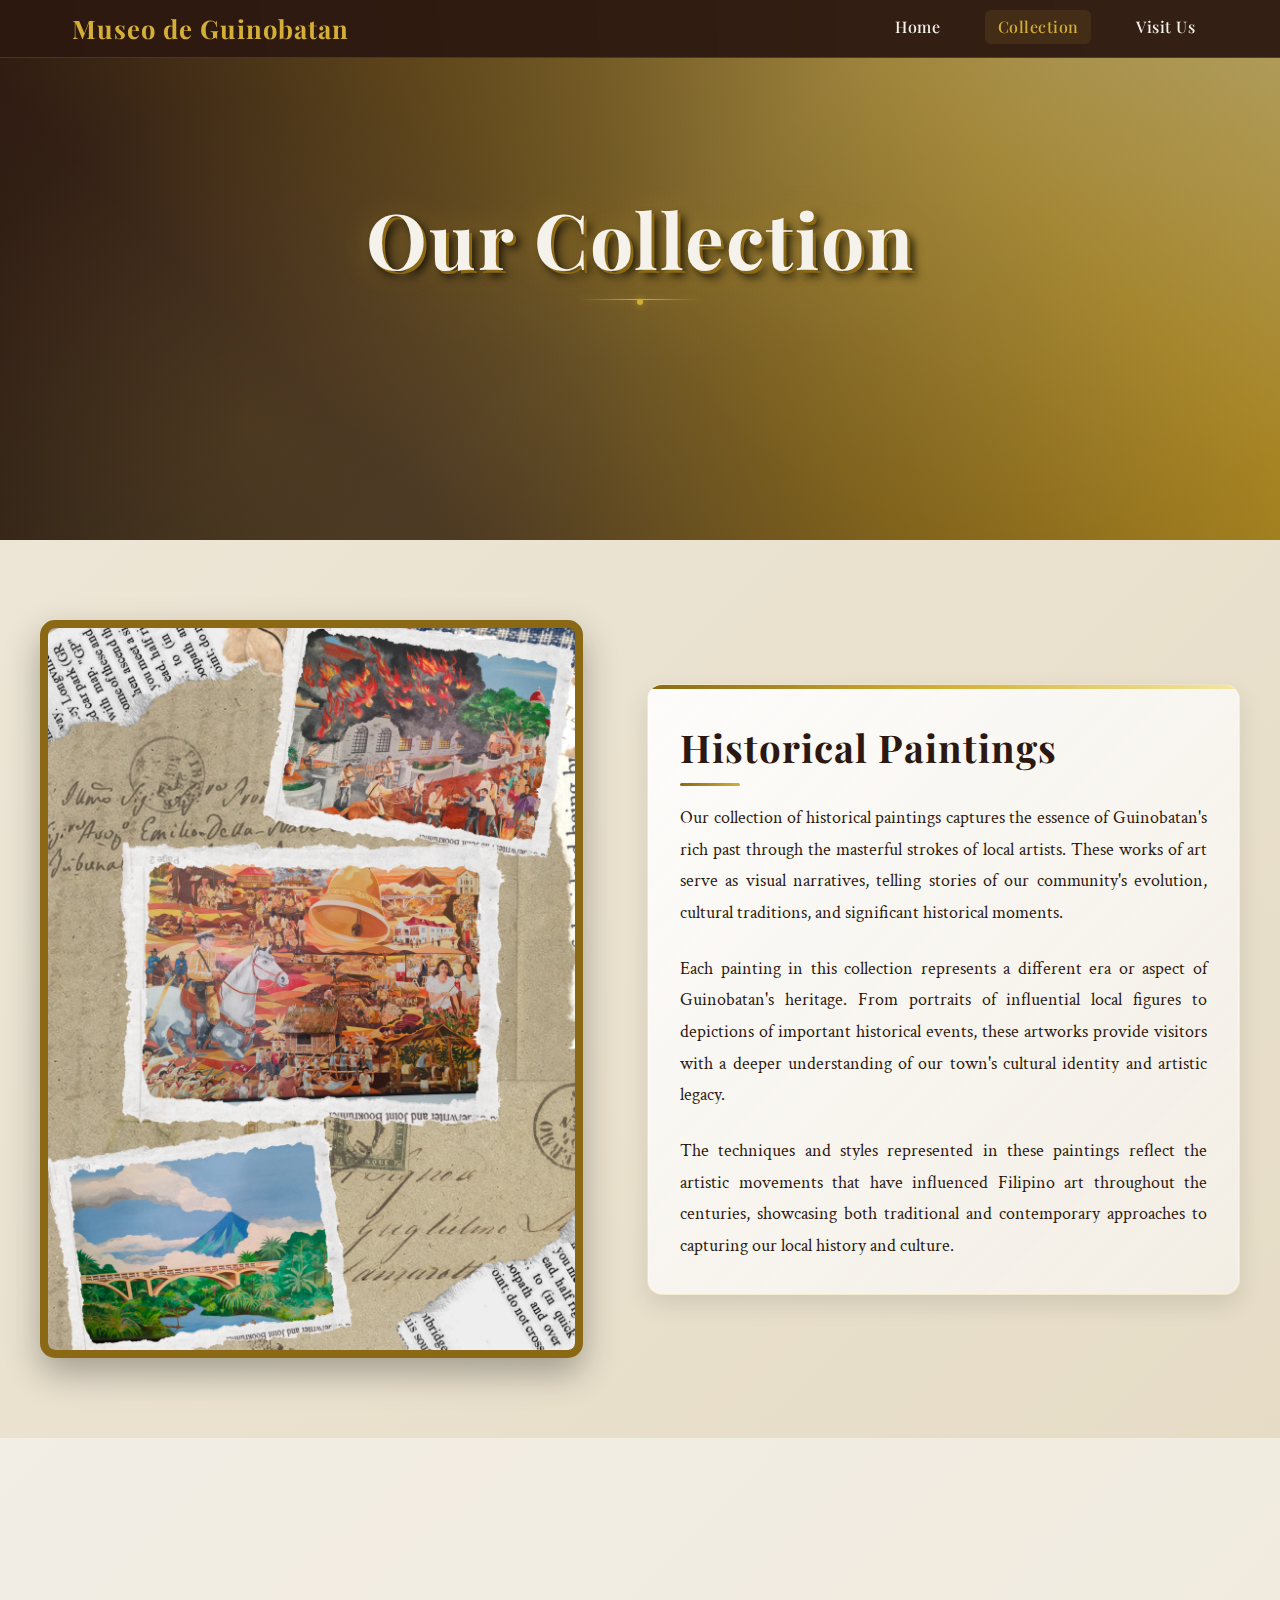
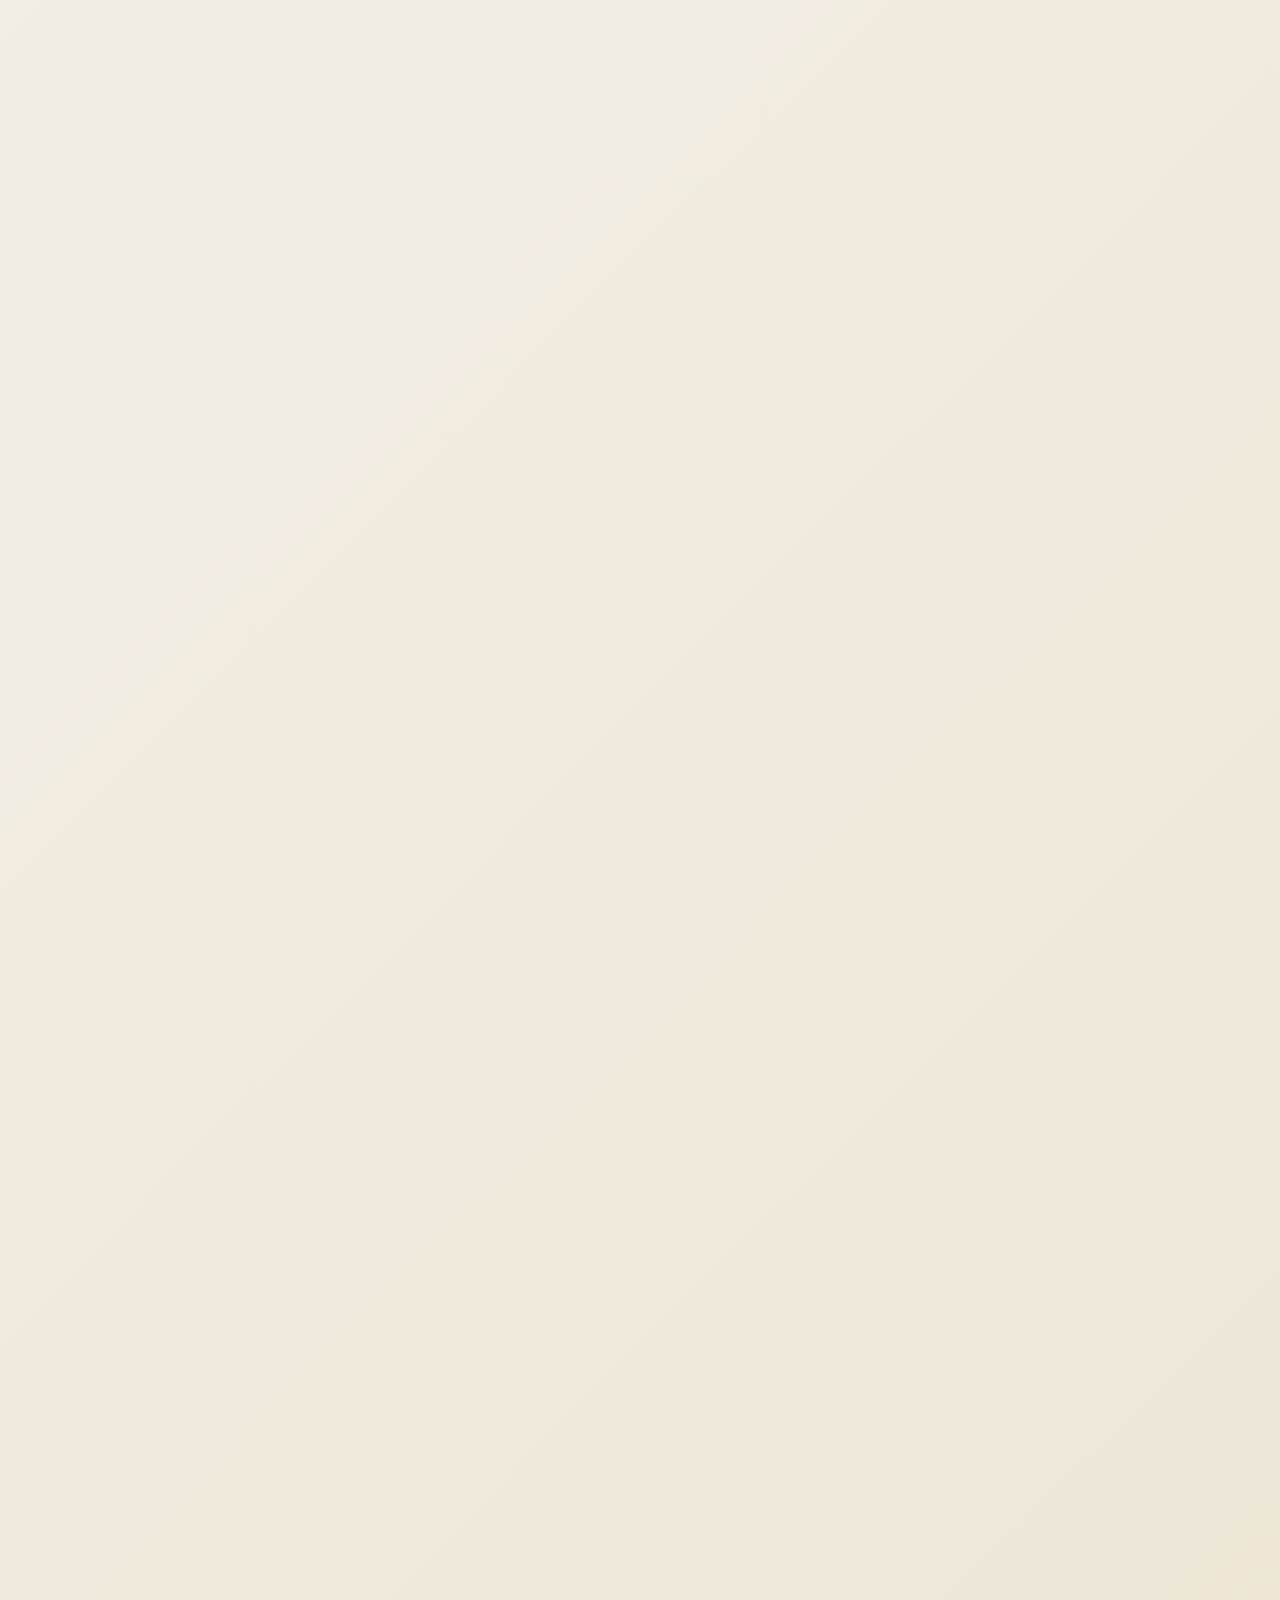
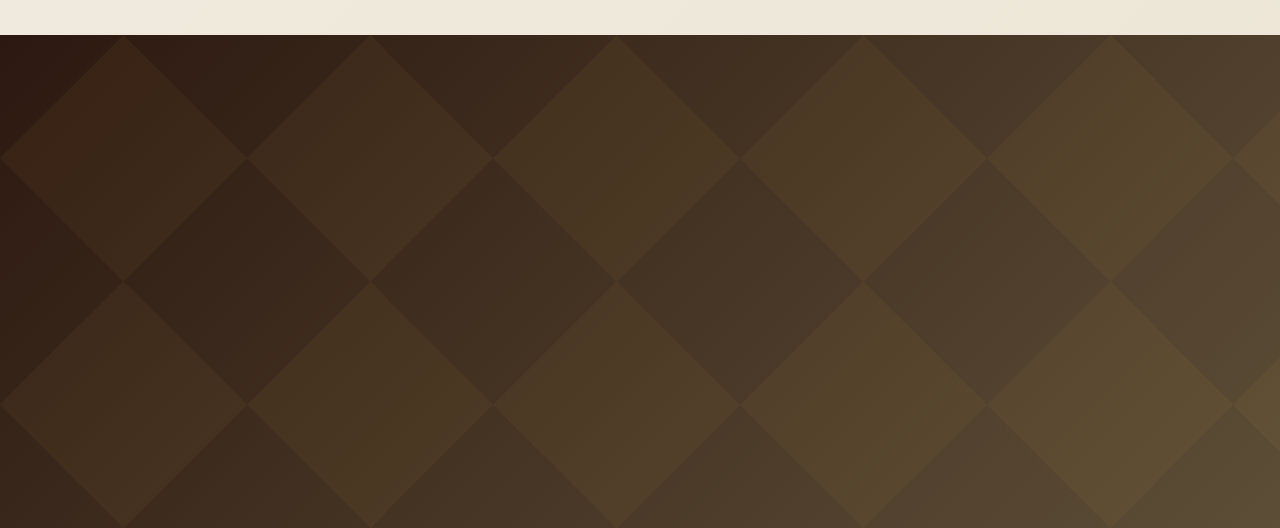
<file: collection.html>
<!DOCTYPE html>
<html lang="en">
<head>
    <meta charset="UTF-8">
    <meta name="viewport" content="width=device-width, initial-scale=1.0">
    <title>Collection - Museo de Guinobatan</title>
    
    <!-- Custom Favicon -->
    <link rel="icon" type="image/svg+xml" href="data:image/svg+xml,%3Csvg xmlns='http://www.w3.org/2000/svg' viewBox='0 0 32 32'%3E%3Cdefs%3E%3ClinearGradient id='columns' x1='0%25' y1='0%25' x2='0%25' y2='100%25'%3E%3Cstop offset='0%25' style='stop-color:%23f4e7a1;stop-opacity:1' /%3E%3Cstop offset='50%25' style='stop-color:%23d4af37;stop-opacity:1' /%3E%3Cstop offset='100%25' style='stop-color:%238b6914;stop-opacity:1' /%3E%3C/linearGradient%3E%3ClinearGradient id='pediment' x1='0%25' y1='0%25' x2='100%25' y2='100%25'%3E%3Cstop offset='0%25' style='stop-color:%23d4af37;stop-opacity:1' /%3E%3Cstop offset='100%25' style='stop-color:%236b4e08;stop-opacity:1' /%3E%3C/linearGradient%3E%3C/defs%3E%3C!-- Classical Pediment --%3E%3Cpath d='M16 3 L28 12 L4 12 Z' fill='url(%23pediment)' stroke='%232c1810' stroke-width='0.5'/%3E%3C!-- Pediment Shadow --%3E%3Cpath d='M16 3 L28 12 L25 12 L16 5.5 Z' fill='%234a3508' opacity='0.4'/%3E%3C!-- Central Column --%3E%3Crect x='14.5' y='12' width='3' height='14' fill='url(%23columns)' rx='0.3'/%3E%3C!-- Left Columns --%3E%3Crect x='8' y='12' width='2.5' height='14' fill='url(%23columns)' rx='0.3'/%3E%3Crect x='11.5' y='12' width='2.5' height='14' fill='url(%23columns)' rx='0.3'/%3E%3C!-- Right Columns --%3E%3Crect x='18' y='12' width='2.5' height='14' fill='url(%23columns)' rx='0.3'/%3E%3Crect x='21.5' y='12' width='2.5' height='14' fill='url(%23columns)' rx='0.3'/%3E%3C!-- Column Capitals --%3E%3Crect x='7.5' y='11.5' width='3.5' height='1.5' fill='%23f4e7a1' rx='0.2'/%3E%3Crect x='11' y='11.5' width='3.5' height='1.5' fill='%23f4e7a1' rx='0.2'/%3E%3Crect x='14' y='11.5' width='4' height='1.5' fill='%23f4e7a1' rx='0.2'/%3E%3Crect x='17.5' y='11.5' width='3.5' height='1.5' fill='%23f4e7a1' rx='0.2'/%3E%3Crect x='21' y='11.5' width='3.5' height='1.5' fill='%23f4e7a1' rx='0.2'/%3E%3C!-- Stylobate Base --%3E%3Crect x='6' y='26' width='20' height='3' fill='%23d4af37' rx='0.5'/%3E%3Crect x='5' y='28' width='22' height='1.5' fill='%236b4e08' rx='0.3'/%3E%3C!-- Museum Text Hint --%3E%3Ctext x='16' y='8' text-anchor='middle' font-family='serif' font-size='3' fill='%232c1810' font-weight='bold'%3EM%3C/text%3E%3C!-- Column Shadows for Depth --%3E%3Crect x='17.5' y='12' width='0.8' height='14' fill='%236b4e08' opacity='0.3'/%3E%3Crect x='11' y='12' width='0.8' height='14' fill='%236b4e08' opacity='0.3'/%3E%3Crect x='14.3' y='12' width='0.8' height='14' fill='%236b4e08' opacity='0.3'/%3E%3Crect x='21' y='12' width='0.8' height='14' fill='%236b4e08' opacity='0.3'/%3E%3Crect x='7.8' y='12' width='0.8' height='14' fill='%236b4e08' opacity='0.3'/%3E%3C/svg%3E">
    
    <!-- Fallback for older browsers -->
    <link rel="shortcut icon" href="[data-uri]">
    
    <link href="https://fonts.googleapis.com/css2?family=Crimson+Text:ital,wght@0,400;0,600;1,400&family=Playfair+Display:wght@400;600;700&display=swap" rel="stylesheet">
    <link href="index.css" rel="stylesheet">
    
    <style>
        /* Collection-specific styles */
        .collection-hero {
            height: 60vh; /* Reduced from 75vh to 50vh */
            background: 
                linear-gradient(135deg, rgba(44, 24, 16, 0.7) 0%, rgba(93, 78, 55, 0.5) 50%, rgba(139, 105, 20, 0.6) 100%),
                linear-gradient(45deg, #1a0f08 0%, #2c1810 25%, #8b6914 50%, #d4af37 75%, #f4e7a1 100%);
            background-size: cover;
            display: flex;
            align-items: center;
            justify-content: center;
            text-align: center;
            position: relative;
            overflow: hidden;
        }

        .collection-hero::before {
            content: '';
            position: absolute;
            top: 0;
            left: 0;
            right: 0;
            bottom: 0;
            background: 
                radial-gradient(circle at 20% 80%, rgba(212, 175, 55, 0.1) 0%, transparent 30%),
                radial-gradient(circle at 80% 20%, rgba(244, 231, 161, 0.08) 0%, transparent 40%);
            animation: subtleFloat 15s ease-in-out infinite;
        }

        .collection-hero::after {
            content: '';
            position: absolute;
            top: -25%;
            left: -25%;
            width: 150%;
            height: 150%;
            background: 
                conic-gradient(from 0deg at 50% 50%, 
                    transparent 0deg, 
                    rgba(212, 175, 55, 0.02) 60deg, 
                    transparent 120deg, 
                    rgba(244, 231, 161, 0.015) 180deg, 
                    transparent 240deg, 
                    rgba(139, 105, 20, 0.025) 300deg, 
                    transparent 360deg);
            animation: slowRotate 120s linear infinite;
            pointer-events: none;
        }

        /* Fix for hero content to match main page styling */

        /* Apply the same hero h1 styling from index.css */
        .collection-hero h1 {
            font-family: 'Playfair Display', serif;
            font-size: clamp(2.8rem, 6vw, 5rem);
            font-weight: 700;
            color: #f5f1eb;
            text-shadow: 
                3px 3px 0px #8b6914,
                6px 6px 10px rgba(0,0,0,0.8),
                0 0 30px rgba(212, 175, 55, 0.3);
            letter-spacing: 2px;
            margin-bottom: 1.5rem;
            line-height: 1.1;
            position: relative;
            display: inline-block;
        }

        .collection-hero h1::after {
            content: '';
            position: absolute;
            bottom: -20px;
            left: 50%;
            transform: translateX(-50%);
            width: 120px;
            height: 1px;
            background: linear-gradient(90deg, transparent, #d4af37, transparent);
            box-shadow: 0 0 8px rgba(212, 175, 55, 0.4);
        }

        .collection-hero h1::before {
            content: '';
            position: absolute;
            bottom: -25px;
            left: 50%;
            transform: translateX(-50%);
            width: 6px;
            height: 6px;
            background: #d4af37;
            border-radius: 50%;
            box-shadow: 
                0 0 6px rgba(212, 175, 55, 0.6),
                0 0 12px rgba(212, 175, 55, 0.3);
        }

        /* Apply the same hero subtitle styling from index.css */
        .collection-hero .hero-subtitle {
            font-size: clamp(1.2rem, 3vw, 1.8rem);
            color: #f4e7a1;
            font-style: italic;
            text-shadow: 2px 2px 4px rgba(0,0,0,0.7);
            font-weight: 400;
            max-width: 800px;
            margin: 0 auto;
            line-height: 1.4;
            opacity: 0;
            animation: slideUp 1.2s ease-out 0.3s forwards;
        }

        .collection-section {
            padding: 5rem 2rem;
            background: linear-gradient(135deg, #f9f6f0 0%, #f0ebe1 100%);
            position: relative;
        }

        .collection-section:nth-child(odd) {
            background: linear-gradient(135deg, #ede6d6 0%, #e6dcc6 100%);
        }

        .collection-container {
            max-width: 1200px;
            margin: 0 auto;
            display: flex;
            gap: 4rem;
            align-items: center;
            min-height: 600px;
        }

        .collection-image-wrapper {
            flex: 1;
            max-width: 600px;
            position: relative;
            border: 8px solid #8b6914;
            border-radius: 15px;
            overflow: hidden;
            box-shadow: 
                0 15px 35px rgba(0,0,0,0.3),
                inset 0 2px 4px rgba(255,255,255,0.1);
            background: #2c1810;
            transition: transform 0.3s ease, box-shadow 0.3s ease;
        }

        .collection-image-wrapper:hover {
            transform: translateY(-5px) scale(1.02);
            box-shadow: 
                0 25px 50px rgba(0,0,0,0.4),
                inset 0 2px 4px rgba(255,255,255,0.1);
        }

        .collection-image-wrapper img {
            width: 100%;
            height: auto;
            display: block;
            object-fit: contain;
            transition: transform 0.3s ease;
        }

        .collection-content {
            flex: 1;
            padding: 2rem;
            background: linear-gradient(135deg, rgba(255, 255, 255, 0.9) 0%, rgba(245, 241, 235, 0.8) 100%);
            border-radius: 15px;
            box-shadow: 
                0 10px 25px rgba(0,0,0,0.1),
                inset 0 1px 3px rgba(255,255,255,0.6);
            border: 1px solid rgba(212, 175, 55, 0.2);
            position: relative;
            overflow: hidden;
        }

        .collection-content::before {
            content: '';
            position: absolute;
            top: 0;
            left: 0;
            right: 0;
            height: 4px;
            background: linear-gradient(90deg, #8b6914, #d4af37, #f4e7a1, #d4af37, #8b6914);
            background-size: 200% 100%;
            animation: shimmer 3s ease infinite;
        }

        .collection-title {
            font-family: 'Playfair Display', serif;
            font-size: clamp(1.8rem, 3vw, 2.5rem);
            color: #2c1810;
            margin-bottom: 1.5rem;
            font-weight: 700;
            letter-spacing: 1px;
            position: relative;
            display: inline-block;
        }

        .collection-title::after {
            content: '';
            position: absolute;
            bottom: -8px;
            left: 0;
            width: 60px;
            height: 3px;
            background: linear-gradient(90deg, #8b6914, #d4af37);
            border-radius: 2px;
        }

        .collection-description {
            color: #2c1810;
            font-size: 1.1rem;
            line-height: 1.8;
            font-family: 'Crimson Text', serif;
            text-align: justify;
        }

        .collection-description p {
            margin-bottom: 1.5rem;
        }

        .collection-description p:last-child {
            margin-bottom: 0;
        }

        /* Reverse layout for even sections */
        .collection-section:nth-child(even) .collection-container {
            flex-direction: row-reverse;
        }

        .visit-encouragement {
            padding: 5rem 2rem;
            background: linear-gradient(135deg, #2c1810 0%, #5d4e37 100%);
            text-align: center;
            position: relative;
            overflow: hidden;
        }

        .visit-encouragement::before {
            content: '';
            position: absolute;
            top: 0;
            left: 0;
            right: 0;
            bottom: 0;
            background: url('data:image/svg+xml,<svg xmlns="http://www.w3.org/2000/svg" viewBox="0 0 100 100"><defs><pattern id="vintage" width="50" height="50" patternUnits="userSpaceOnUse"><path d="M25 0L50 25L25 50L0 25Z" fill="%23d4af37" opacity="0.05"/></pattern></defs><rect width="100" height="100" fill="url(%23vintage)"/></svg>');
        }

        .visit-content {
            position: relative;
            z-index: 2;
            max-width: 900px;
            margin: 0 auto;
        }

        .visit-title {
            font-family: 'Playfair Display', serif;
            font-size: clamp(2.2rem, 4vw, 3.5rem);
            color: #f5f1eb;
            margin-bottom: 2rem;
            font-style: italic;
            text-shadow: 2px 2px 4px rgba(0,0,0,0.5);
        }

        .visit-text {
            color: #f4e7a1;
            font-size: 1.3rem;
            line-height: 1.6;
            margin-bottom: 3rem;
            font-family: 'Crimson Text', serif;
        }

        .visit-button {
            display: inline-block;
            padding: 1.2rem 3rem;
            background: linear-gradient(135deg, #d4af37 0%, #f4e7a1 100%);
            color: #2c1810;
            text-decoration: none;
            font-family: 'Playfair Display', serif;
            font-size: 1.3rem;
            font-weight: 600;
            border-radius: 50px;
            transition: all 0.3s ease;
            box-shadow: 0 8px 25px rgba(212, 175, 55, 0.3);
            letter-spacing: 1px;
        }

        .visit-button:hover {
            transform: translateY(-3px);
            box-shadow: 0 12px 35px rgba(212, 175, 55, 0.4);
        }

        /* Mobile Responsiveness */
        @media (max-width: 768px) {
            .collection-hero {
                height: 45vh; /* Reduced from 75vh to 45vh for mobile */
            }

            .collection-hero h1 {
                font-size: clamp(2.5rem, 8vw, 4rem);
                letter-spacing: 2px;
            }

            .collection-hero .hero-subtitle {
                font-size: clamp(1rem, 4vw, 1.4rem);
            }

            .collection-container {
                flex-direction: column !important;
                gap: 2rem;
                min-height: auto;
            }

            .collection-section:nth-child(even) .collection-container {
                flex-direction: column !important;
            }

            .collection-image-wrapper {
                max-width: 100%;
            }

            .collection-content {
                padding: 1.5rem;
            }

            .collection-section {
                padding: 3rem 1rem;
            }

            .visit-encouragement {
                padding: 3rem 1rem;
            }

            .visit-title {
                font-size: clamp(1.8rem, 6vw, 2.5rem);
            }

            .visit-text {
                font-size: 1.1rem;
            }
        }

        @media (max-width: 480px) {
            .collection-hero h1 {
                font-size: clamp(2rem, 9vw, 3rem);
            }

            .collection-hero .hero-subtitle {
                font-size: clamp(0.9rem, 4vw, 1.2rem);
            }

            .collection-section {
                padding: 2rem 1rem;
            }

            .collection-container {
                gap: 1.5rem;
            }

            .collection-content {
                padding: 1rem;
            }

            .collection-title {
                font-size: clamp(1.5rem, 5vw, 2rem);
            }

            .collection-description {
                font-size: 1rem;
            }
        }
    </style>
</head>
<body>
    <!-- Navigation -->
    <nav>
        <div class="nav-container">
            <a href="index.html" class="logo">Museo de Guinobatan</a>
            <ul class="nav-links">
                <li><a href="index.html" class="nav-link">Home</a></li>
                <li><a href="collection.html" class="nav-link active">Collection</a></li>
                <li><a href="visit.html" class="nav-link">Visit Us</a></li>
            </ul>
        </div>
    </nav>

    <!-- Hero Section -->
    <section class="collection-hero">
        <div class="hero-content">
            <h1>Our Collection</h1>
            <p class="hero-subtitle">Discover our rich treasures and stories!</p>
        </div>
    </section>

    <!-- Paintings Section -->
    <section class="collection-section fade-in">
        <div class="collection-container">
            <div class="collection-image-wrapper">
                <img src="images/collage1.png" alt="Historical Paintings Collection" loading="lazy">
            </div>
            <div class="collection-content">
                <h2 class="collection-title">Historical Paintings</h2>
                <div class="collection-description">
                    <p>Our collection of historical paintings captures the essence of Guinobatan's rich past through the masterful strokes of local artists. These works of art serve as visual narratives, telling stories of our community's evolution, cultural traditions, and significant historical moments.</p>
                    
                    <p>Each painting in this collection represents a different era or aspect of Guinobatan's heritage. From portraits of influential local figures to depictions of important historical events, these artworks provide visitors with a deeper understanding of our town's cultural identity and artistic legacy.</p>
                    
                    <p>The techniques and styles represented in these paintings reflect the artistic movements that have influenced Filipino art throughout the centuries, showcasing both traditional and contemporary approaches to capturing our local history and culture.</p>
                </div>
            </div>
        </div>
    </section>

    <!-- Artifacts Section -->
    <section class="collection-section fade-in">
        <div class="collection-container">
            <div class="collection-image-wrapper">
                <img src="images/collage2.png" alt="Historical Artifacts Collection" loading="lazy">
            </div>
            <div class="collection-content">
                <h2 class="collection-title">Cultural Artifacts</h2>
                <div class="collection-description">
                    <p>The artifact collection at Museo de Guinobatan represents the tangible heritage of our community, featuring objects that were once part of daily life, religious practices, and cultural ceremonies. These precious items have been carefully preserved to maintain their historical integrity and educational value.</p>
                    
                    <p>Among our most prized artifacts are traditional tools, household items, weapons for battle, and personal belongings that belonged to notable figures in Guinobatan's history. Each piece tells a unique story about the people who used them and the times in which they lived, offering visitors a hands-on connection to the past.</p>
                    
                    <p>These artifacts serve as important educational resources, helping visitors understand the evolution of technology, craftsmanship, and cultural practices in our region. They represent the ingenuity and artistry of our ancestors and their adaptation to the unique challenges and opportunities of their time.</p>
                </div>
            </div>
        </div>
    </section>

    <!-- Documents & Scriptures Section -->
    <section class="collection-section fade-in">
        <div class="collection-container">
            <div class="collection-image-wrapper">
                <img src="images/collage3.png" alt="Historical Documents and Scriptures Collection" loading="lazy">
            </div>
            <div class="collection-content">
                <h2 class="collection-title">Historical Documents</h2>
                <div class="collection-description">
                    <p>Our archive of historical documents and scriptures forms the documentary backbone of Guinobatan's recorded history. These precious papers include official records, personal letters, and governmental documents that chronicle the administrative, social, and spiritual life of our community throughout the centuries.</p>
                    
                    <p>The collection features original manuscripts, colonial-era correspondence, and various official documents that provide insight into the political and social structures that shaped our town. Many of these documents are written in English, Tagalog, and Bikol, reflecting the linguistic diversity of our historical period.</p>
                    
                    <p>These documents serve as primary sources for researchers and historians studying the development of Guinobatan and the broader Bicol region. They offer authentic voices from the past, providing first-hand accounts of historical events, cultural practices, and daily life as experienced by the people who lived through these transformative periods.</p>
                </div>
            </div>
        </div>
    </section>

    <!-- Visit Encouragement Section -->
    <section class="visit-encouragement">
        <div class="visit-content">
            <h2 class="visit-title fade-in">Experience the Complete Collection</h2>
            <p class="visit-text fade-in">While these glimpses showcase the depth and beauty of our collection, nothing compares to experiencing these treasures in person. Each artifact, painting, and document reveals new details and stories when viewed up close, surrounded by the atmosphere and context that only our museum can provide.</p>
            <a href="visit.html" class="visit-button fade-in">Plan Your Visit</a>
        </div>
    </section>

    <script>
        // Smooth scrolling for navigation links
        document.querySelectorAll('a[href^="#"]').forEach(anchor => {
            anchor.addEventListener('click', function (e) {
                e.preventDefault();
                const target = document.querySelector(this.getAttribute('href'));
                if (target) {
                    target.scrollIntoView({
                        behavior: 'smooth',
                        block: 'start'
                    });
                }
            });
        });

        // Intersection Observer for animations
        const observerOptions = {
            threshold: 0.1,
            rootMargin: '0px 0px -50px 0px'
        };

        const observer = new IntersectionObserver((entries) => {
            entries.forEach(entry => {
                if (entry.isIntersecting) {
                    entry.target.classList.add('visible');
                }
            });
        }, observerOptions);

        // Observe all fade-in elements
        document.querySelectorAll('.fade-in').forEach(el => {
            observer.observe(el);
        });

        // Navbar scroll effect
        window.addEventListener('scroll', () => {
            const nav = document.querySelector('nav');
            if (window.scrollY > 100) {
                nav.style.background = 'rgba(44, 24, 16, 0.98)';
                nav.style.boxShadow = '0 2px 20px rgba(0,0,0,0.3)';
            } else {
                nav.style.background = 'rgba(44, 24, 16, 0.95)';
                nav.style.boxShadow = 'none';
            }
        });

        // Parallax effect for hero section
        window.addEventListener('scroll', () => {
            const scrolled = window.pageYOffset;
            const hero = document.querySelector('.collection-hero');
            if (hero) {
                hero.style.transform = `translateY(${scrolled * 0.5}px)`;
            }
        });

        // Add error handling for images
        document.addEventListener('DOMContentLoaded', () => {
            const images = document.querySelectorAll('img');
            images.forEach(img => {
                img.addEventListener('error', (e) => {
                    console.log(`Failed to load image: ${e.target.src}`);
                    // Optionally set a fallback image
                    // e.target.src = 'images/fallback-image.jpg';
                });
            });
        });
    </script>
</body>
</html>
</file>
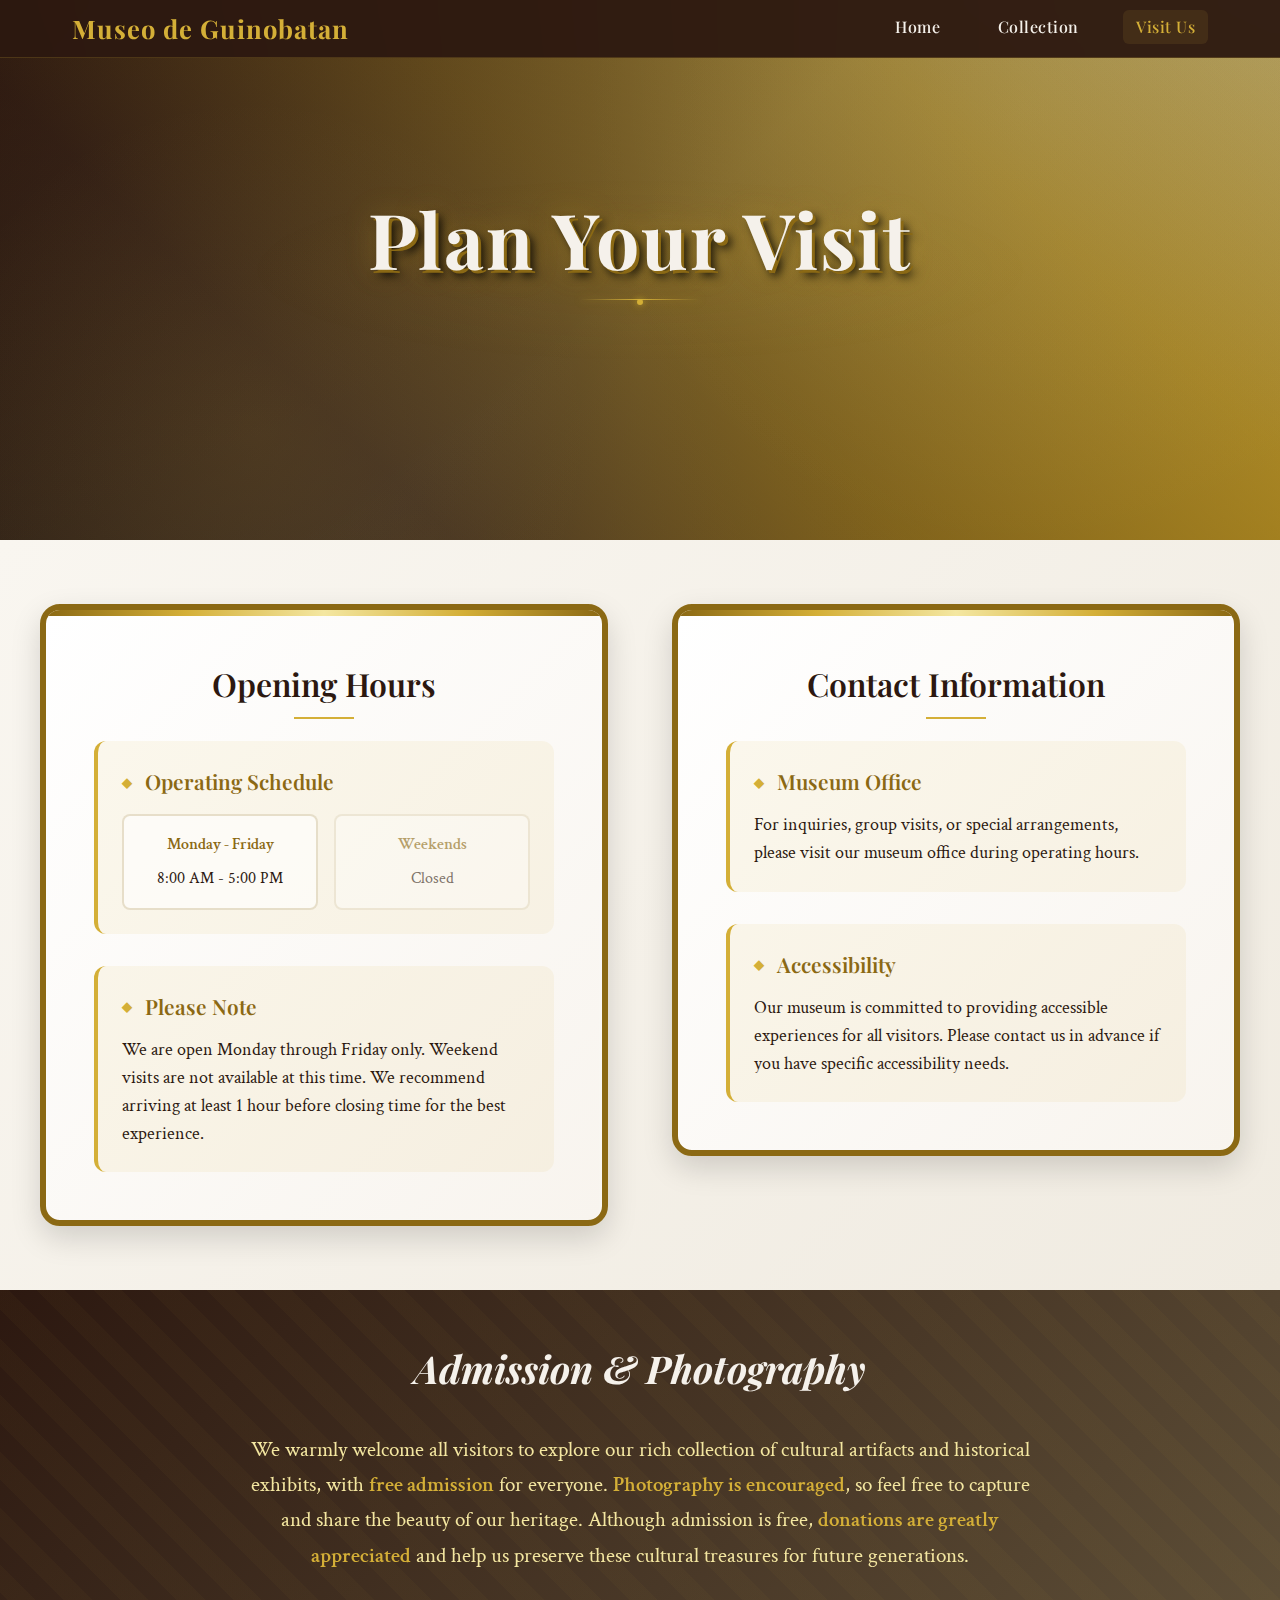
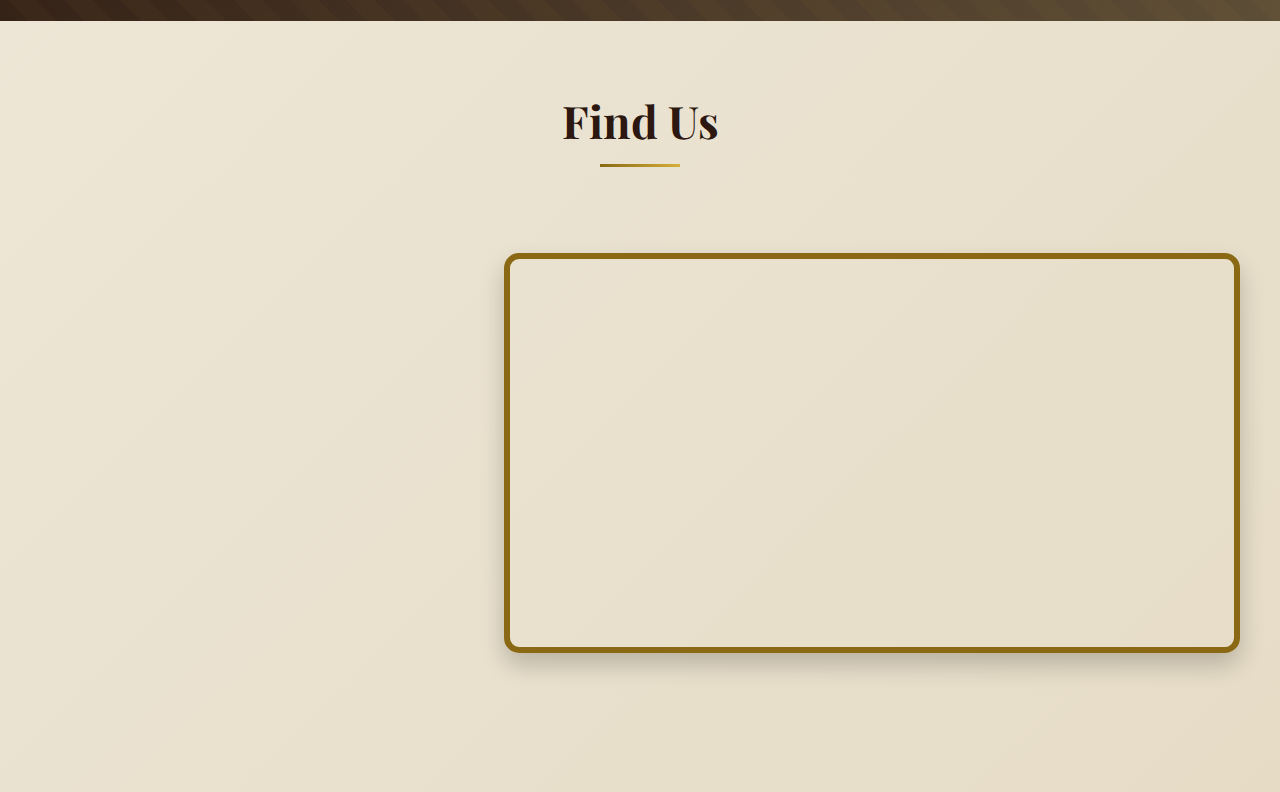
<file: visit.html>
<!DOCTYPE html>
<html lang="en">
<head>
    <meta charset="UTF-8">
    <meta name="viewport" content="width=device-width, initial-scale=1.0">
    <title>Visit Us - Museo de Guinobatan</title>
    <link rel="stylesheet" href="index.css">
    <link href="https://fonts.googleapis.com/css2?family=Playfair+Display:wght@400;600;700&family=Crimson+Text:wght@400;600&display=swap" rel="stylesheet">
    <style>
        .visit-content {
            padding: 4rem 2rem;
            background: linear-gradient(135deg, #f9f6f0 0%, #f0ebe1 100%);
        }

        .visit-container {
            max-width: 1200px;
            margin: 0 auto;
            display: grid;
            grid-template-columns: 1fr 1fr;
            gap: 4rem;
            align-items: start;
        }

        .info-card {
            background: linear-gradient(135deg, #ffffff 0%, #f8f4ee 100%);
            border: 6px solid #8b6914;
            border-radius: 20px;
            padding: 3rem;
            box-shadow: 
                0 12px 30px rgba(0,0,0,0.15),
                inset 0 2px 4px rgba(255,255,255,0.8);
            position: relative;
            overflow: hidden;
            transition: transform 0.3s ease, box-shadow 0.3s ease;
        }

        .info-card:hover {
            transform: translateY(-5px);
            box-shadow: 0 20px 40px rgba(0,0,0,0.2);
        }

        .info-card::before {
            content: '';
            position: absolute;
            top: 0;
            left: 0;
            right: 0;
            height: 6px;
            background: linear-gradient(90deg, #8b6914, #d4af37, #f4e7a1, #d4af37, #8b6914);
        }

        .card-title {
            font-family: 'Playfair Display', serif;
            font-size: 2rem;
            color: #2c1810;
            margin-bottom: 2rem;
            text-align: center;
            position: relative;
            font-weight: 600;
        }

        .card-title::after {
            content: '';
            position: absolute;
            bottom: -10px;
            left: 50%;
            transform: translateX(-50%);
            width: 60px;
            height: 2px;
            background: #d4af37;
        }

        .info-item {
            margin-bottom: 2rem;
            padding: 1.5rem;
            background: rgba(212, 175, 55, 0.08);
            border-radius: 12px;
            border-left: 4px solid #d4af37;
        }

        .info-item:last-child {
            margin-bottom: 0;
        }

        .info-label {
            font-family: 'Playfair Display', serif;
            font-size: 1.3rem;
            font-weight: 600;
            color: #8b6914;
            margin-bottom: 0.8rem;
            display: flex;
            align-items: center;
            gap: 0.8rem;
        }

        .info-label::before {
            content: '◆';
            color: #d4af37;
            font-size: 0.8rem;
        }

        .info-text {
            font-family: 'Crimson Text', serif;
            font-size: 1.1rem;
            color: #2c1810;
            line-height: 1.6;
            margin: 0;
        }

        .hours-grid {
            display: grid;
            grid-template-columns: 1fr 1fr;
            gap: 1rem;
            margin-top: 1rem;
        }

        .hours-item {
            padding: 1rem;
            background: rgba(255,255,255,0.6);
            border-radius: 8px;
            text-align: center;
            border: 2px solid rgba(139, 105, 20, 0.2);
        }

        .hours-day {
            font-weight: 600;
            color: #8b6914;
            margin-bottom: 0.5rem;
        }

        .hours-time {
            color: #2c1810;
        }

        .closed {
            opacity: 0.6;
        }

        /* Location Section Styles */
        .location-section {
            background: linear-gradient(135deg, #ede6d6 0%, #e6dcc6 100%);
            padding: 4rem 2rem;
        }

        .location-container {
            max-width: 1200px;
            margin: 0 auto;
        }

        .location-title {
            font-family: 'Playfair Display', serif;
            font-size: clamp(2rem, 4vw, 2.8rem);
            color: #2c1810;
            margin-bottom: 3rem;
            text-align: center;
            position: relative;
        }

        .location-title::after {
            content: '';
            position: absolute;
            bottom: -10px;
            left: 50%;
            transform: translateX(-50%);
            width: 80px;
            height: 3px;
            background: linear-gradient(90deg, #8b6914, #d4af37);
        }

        .location-content {
            display: grid;
            grid-template-columns: 400px 1fr;
            gap: 4rem;
            align-items: start;
        }

        .address-card {
            background: linear-gradient(135deg, #ffffff 0%, #f8f4ee 100%);
            border: 6px solid #8b6914;
            border-radius: 20px;
            padding: 3rem;
            box-shadow: 
                0 12px 30px rgba(0,0,0,0.15),
                inset 0 2px 4px rgba(255,255,255,0.8);
            position: relative;
            overflow: hidden;
        }

        .address-card::before {
            content: '';
            position: absolute;
            top: 0;
            left: 0;
            right: 0;
            height: 6px;
            background: linear-gradient(90deg, #8b6914, #d4af37, #f4e7a1, #d4af37, #8b6914);
        }

        .address-title {
            font-family: 'Playfair Display', serif;
            font-size: 1.8rem;
            color: #2c1810;
            margin-bottom: 2.5rem;
            font-weight: 600;
            text-align: center;
        }

        .address-details {
            margin-bottom: 2.5rem;
        }

        .address-item {
            display: flex;
            align-items: flex-start;
            padding: 2rem;
            background: rgba(212, 175, 55, 0.08);
            border-radius: 15px;
            border-left: 4px solid #d4af37;
        }

        .address-icon {
            color: #8b6914;
            font-size: 1.5rem;
            margin-right: 1.5rem;
            margin-top: 0.2rem;
            min-width: 24px;
        }

        .address-content {
            flex: 1;
        }

        .address-label {
            font-family: 'Playfair Display', serif;
            font-size: 1.3rem;
            font-weight: 600;
            color: #8b6914;
            margin-bottom: 0.8rem;
        }

        .address-text {
            font-family: 'Crimson Text', serif;
            font-size: 1.1rem;
            color: #2c1810;
            line-height: 1.6;
            margin: 0;
        }

        .map-wrapper {
            border: 6px solid #8b6914;
            border-radius: 15px;
            overflow: hidden;
            box-shadow: 0 12px 25px rgba(0,0,0,0.2);
            height: 400px;
            position: sticky;
            top: 2rem;
        }

        .map-wrapper iframe {
            width: 100%;
            height: 100%;
            border: none;
        }

        .directions-btn {
            display: inline-block;
            background: linear-gradient(135deg, #8b6914 0%, #d4af37 100%);
            color: white;
            text-decoration: none;
            padding: 1.2rem 2.5rem;
            border-radius: 25px;
            font-family: 'Playfair Display', serif;
            font-weight: 600;
            font-size: 1.1rem;
            text-align: center;
            transition: all 0.3s ease;
            box-shadow: 0 4px 15px rgba(139, 105, 20, 0.3);
            width: 100%;
            display: block;
        }

        .directions-btn:hover {
            transform: translateY(-2px);
            box-shadow: 0 6px 20px rgba(139, 105, 20, 0.4);
            text-decoration: none;
            color: white;
        }

        .admission-banner {
            background: linear-gradient(135deg, #2c1810 0%, #5d4e37 100%);
            padding: 3rem 2rem;
            position: relative;
            overflow: hidden;
        }

        .admission-banner::before {
            content: '';
            position: absolute;
            top: 0;
            left: 0;
            right: 0;
            bottom: 0;
            background: 
                repeating-linear-gradient(
                    45deg,
                    transparent,
                    transparent 20px,
                    rgba(212, 175, 55, 0.03) 20px,
                    rgba(212, 175, 55, 0.03) 40px
                );
        }

        .admission-content {
            max-width: 1000px;
            margin: 0 auto;
            text-align: center;
            position: relative;
            z-index: 2;
        }

        .admission-title {
            font-family: 'Playfair Display', serif;
            font-size: clamp(1.8rem, 3vw, 2.5rem);
            color: #f5f1eb;
            margin-bottom: 2rem;
            font-style: italic;
        }

        .admission-text {
            font-family: 'Crimson Text', serif;
            font-size: 1.3rem;
            color: #f4e7a1;
            line-height: 1.7;
            max-width: 800px;
            margin: 0 auto;
        }

        .highlight {
            color: #d4af37;
            font-weight: 600;
        }

        @media (max-width: 768px) {
            .visit-container {
                grid-template-columns: 1fr;
                gap: 2rem;
            }

            .location-content {
                grid-template-columns: 1fr;
                gap: 2rem;
            }

            .map-wrapper {
                height: 300px;
                position: static;
            }

            .info-card, .address-card {
                padding: 2rem;
            }

            .hours-grid {
                grid-template-columns: 1fr;
            }

            .visit-content, .location-section {
                padding: 3rem 1rem;
            }

            .admission-banner {
                padding: 2rem 1rem;
            }
        }

        @media (max-width: 480px) {
            .hero {
                height: 50vh;
            }

            .info-card, .address-card {
                padding: 1.5rem;
            }

            .card-title, .address-title {
                font-size: 1.6rem;
            }

            .info-label {
                font-size: 1.1rem;
            }

            .info-text, .address-text {
                font-size: 1rem;
            }

            .map-wrapper {
                height: 250px;
            }

            .address-item {
                flex-direction: column;
                align-items: flex-start;
                padding: 1.5rem;
            }

            .address-icon {
                margin-bottom: 0.5rem;
                margin-right: 0;
            }

            .directions-btn {
                padding: 1rem 2rem;
            }
        }
    </style>
</head>
<body>
    <nav>
        <div class="nav-container">
            <a href="index.html" class="logo">Museo de Guinobatan</a>
            <ul class="nav-links">
                <li><a href="index.html">Home</a></li>
                <li><a href="collection.html">Collection</a></li>
                <li><a href="visit.html" class="active">Visit Us</a></li>
            </ul>
        </div>
    </nav>

    <section class="hero">
        <div class="hero-content">
            <h1>Plan Your Visit</h1>
            <p class="hero-subtitle">Experience history, culture, and heritage in the heart of Guinobatan</p>
        </div>
    </section>

    <section class="visit-content">
        <div class="visit-container">
            <div class="info-card">
                <h2 class="card-title">Opening Hours</h2>
                <div class="info-item">
                    <div class="info-label">Operating Schedule</div>
                    <div class="hours-grid">
                        <div class="hours-item">
                            <div class="hours-day">Monday - Friday</div>
                            <div class="hours-time">8:00 AM - 5:00 PM</div>
                        </div>
                        <div class="hours-item closed">
                            <div class="hours-day">Weekends</div>
                            <div class="hours-time">Closed</div>
                        </div>
                    </div>
                </div>
                <div class="info-item">
                    <div class="info-label">Please Note</div>
                    <p class="info-text">We are open Monday through Friday only. Weekend visits are not available at this time. We recommend arriving at least 1 hour before closing time for the best experience.</p>
                </div>
            </div>

            <div class="info-card">
                <h2 class="card-title">Contact Information</h2>
                <div class="info-item">
                    <div class="info-label">Museum Office</div>
                    <p class="info-text">For inquiries, group visits, or special arrangements, please visit our museum office during operating hours.</p>
                </div>
                <div class="info-item">
                    <div class="info-label">Accessibility</div>
                    <p class="info-text">Our museum is committed to providing accessible experiences for all visitors. Please contact us in advance if you have specific accessibility needs.</p>
                </div>
            </div>
        </div>
    </section>

    <section class="admission-banner">
        <div class="admission-content">
            <h2 class="admission-title">Admission & Photography</h2>
            <p class="admission-text">
                We warmly welcome all visitors to explore our rich collection of cultural artifacts and historical exhibits, with <span class="highlight">free admission</span> for everyone. 
                <span class="highlight">Photography is encouraged</span>, so feel free to capture and share the beauty of our heritage. 
                Although admission is free, <span class="highlight">donations are greatly appreciated</span> and help us preserve these cultural treasures for future generations.
            </p>
        </div>
    </section>

    <section class="location-section">
        <div class="location-container">
            <h2 class="location-title">Find Us</h2>
            <div class="location-content">
                <div class="address-card">
                    <h3 class="address-title">Museo de Guinobatan</h3>
                    <div class="address-details">
                        <div class="address-item">
                            <div class="address-icon">📍</div>
                            <div class="address-content">
                                <div class="address-label">Address</div>
                                <p class="address-text">Barangay Centro<br>Guinobatan, Albay 4503<br>Philippines</p>
                            </div>
                        </div>
                    </div>
                    <a href="https://www.google.com/maps/dir//museo+de+guinobatan" target="_blank" class="directions-btn">
                        Get Directions
                    </a>
                </div>

                <div class="map-wrapper">
                <iframe 
                    src="https://www.google.com/maps/embed?pb=!1m18!1m12!1m3!1d3881.4!2d123.598757!3d13.1906203!2m3!1f0!2f0!3f0!3m2!1i1024!2i768!4f13.1!3m3!1m2!1s0x33a10896a3066f41:0xd9f710920ba1d20b!2sMUSEO%20de%20GUINOBATAN!5e0!3m2!1sen!2sph!4v1640995200000!5m2!1sen!2sph"
                    allowfullscreen="" 
                    loading="lazy" 
                    referrerpolicy="no-referrer-when-downgrade">
                </iframe>
                </div>
            </div>
        </div>
    </section>

    <script>
        // Smooth scrolling for internal links
        document.querySelectorAll('a[href^="#"]').forEach(anchor => {
            anchor.addEventListener('click', function (e) {
                e.preventDefault();
                document.querySelector(this.getAttribute('href')).scrollIntoView({
                    behavior: 'smooth'
                });
            });
        });

        // Add fade-in animation on scroll
        const observerOptions = {
            threshold: 0.1,
            rootMargin: '0px 0px -50px 0px'
        };

        const observer = new IntersectionObserver((entries) => {
            entries.forEach(entry => {
                if (entry.isIntersecting) {
                    entry.target.classList.add('visible');
                }
            });
        }, observerOptions);

        // Observe all cards
        document.querySelectorAll('.info-card, .address-card').forEach(card => {
            card.classList.add('fade-in');
            observer.observe(card);
        });
    </script>
</body>
</html>
</file>
<file: index.css>
* {
            margin: 0;
            padding: 0;
            box-sizing: border-box;
        }

        body {
            font-family: 'Crimson Text', serif;
            line-height: 1.6;
            color: #2c1810;
            background: linear-gradient(135deg, #f5f1eb 0%, #ede6d6 100%);
            overflow-x: hidden;
        }

        nav {
            position: fixed;
            top: 0;
            width: 100%;
            background: rgba(44, 24, 16, 0.95);
            backdrop-filter: blur(10px);
            z-index: 1000;
            padding: 0.5rem 0; /* Reduced from 1rem to 0.5rem */
            transition: all 0.3s ease;
            border-bottom: 1px solid rgba(212, 175, 55, 0.2);
        }

        .nav-container {
            max-width: 1200px;
            margin: 0 auto;
            display: flex;
            justify-content: space-between;
            align-items: center;
            padding: 0 2rem;
        }

        .logo {
            font-family: 'Playfair Display', serif;
            font-size: 1.6rem;
            font-weight: 700;
            color: #d4af37;
            text-decoration: none;
            letter-spacing: 1px;
            transition: all 0.3s ease;
        }

        .logo:hover {
            color: #f4e7a1;
            transform: scale(1.05);
        }

        .nav-links {
            display: flex;
            list-style: none;
            gap: 2rem;
            align-items: center;
        }

        .nav-links a {
            color: #f5f1eb;
            text-decoration: none;
            font-family: 'Playfair Display', serif;
            font-size: 1rem;
            font-weight: 500;
            letter-spacing: 0.5px;
            transition: all 0.3s ease;
            position: relative;
            padding: 0.4rem 0.8rem;
            border-radius: 6px;
        }

        .nav-links a::before {
            content: '';
            position: absolute;
            top: 0;
            left: 0;
            width: 100%;
            height: 100%;
            background: linear-gradient(135deg, rgba(212, 175, 55, 0.1), rgba(244, 231, 161, 0.1));
            border-radius: 6px;
            opacity: 0;
            transition: opacity 0.3s ease;
            z-index: -1;
        }

        .nav-links a::after {
            content: '';
            position: absolute;
            bottom: 0;
            left: 50%;
            transform: translateX(-50%);
            width: 0;
            height: 2px;
            background: linear-gradient(90deg, #d4af37, #f4e7a1);
            transition: width 0.3s ease;
        }

        .nav-links a:hover::before {
            opacity: 1;
        }

        .nav-links a:hover::after {
            width: 80%;
        }

        .nav-links a:hover {
            color: #d4af37;
            transform: translateY(-2px);
        }

        .nav-links a.active {
            color: #d4af37;
            background: rgba(212, 175, 55, 0.1);
        }

        .hero {
            height: 60vh;
            background: 
                linear-gradient(135deg, rgba(44, 24, 16, 0.7) 0%, rgba(93, 78, 55, 0.5) 50%, rgba(139, 105, 20, 0.6) 100%),
                linear-gradient(45deg, #1a0f08 0%, #2c1810 25%, #8b6914 50%, #d4af37 75%, #f4e7a1 100%);
            background-size: cover;
            display: flex;
            align-items: center;
            justify-content: center;
            text-align: center;
            position: relative;
            overflow: hidden;
        }

        .hero::before {
            content: '';
            position: absolute;
            top: 0;
            left: 0;
            right: 0;
            bottom: 0;
            background: 
                radial-gradient(circle at 20% 80%, rgba(212, 175, 55, 0.1) 0%, transparent 30%),
                radial-gradient(circle at 80% 20%, rgba(244, 231, 161, 0.08) 0%, transparent 40%);
            animation: subtleFloat 15s ease-in-out infinite;
        }

        .hero::after {
            content: '';
            position: absolute;
            top: -25%;
            left: -25%;
            width: 150%;
            height: 150%;
            background: 
                conic-gradient(from 0deg at 50% 50%, 
                    transparent 0deg, 
                    rgba(212, 175, 55, 0.02) 60deg, 
                    transparent 120deg, 
                    rgba(244, 231, 161, 0.015) 180deg, 
                    transparent 240deg, 
                    rgba(139, 105, 20, 0.025) 300deg, 
                    transparent 360deg);
            animation: slowRotate 120s linear infinite;
            pointer-events: none;
        }

        .hero-content {
            z-index: 2;
            animation: heroEntrance 1.5s ease-out;
            max-width: 1000px;
            padding: 0 2rem;
            position: relative;
        }

        .hero-content::before {
            content: '';
            position: absolute;
            top: -20px;
            left: -20px;
            right: -20px;
            bottom: -20px;
            background: radial-gradient(ellipse at center, rgba(212, 175, 55, 0.05) 0%, transparent 70%);
            border-radius: 20px;
            z-index: -1;
        }


        .hero h1 {
            font-family: 'Playfair Display', serif;
            font-size: clamp(2.8rem, 6vw, 5rem);
            font-weight: 700;
            color: #f5f1eb;
            text-shadow: 
                3px 3px 0px #8b6914,
                6px 6px 10px rgba(0,0,0,0.8),
                0 0 30px rgba(212, 175, 55, 0.3);
            letter-spacing: 2px;
            margin-bottom: 1.5rem;
            line-height: 1.1;
            position: relative;
            display: inline-block;
        }

.hero h1::after {
            content: '';
            position: absolute;
            bottom: -20px;
            left: 50%;
            transform: translateX(-50%);
            width: 120px;
            height: 1px;
            background: linear-gradient(90deg, transparent, #d4af37, transparent);
            box-shadow: 0 0 8px rgba(212, 175, 55, 0.4);
        }

        .hero h1::before {
            content: '';
            position: absolute;
            bottom: -25px;
            left: 50%;
            transform: translateX(-50%);
            width: 6px;
            height: 6px;
            background: #d4af37;
            border-radius: 50%;
            box-shadow: 
                0 0 6px rgba(212, 175, 55, 0.6),
                0 0 12px rgba(212, 175, 55, 0.3);
        }

        .hero-subtitle {
            font-size: clamp(1.2rem, 3vw, 1.8rem);
            color: #f4e7a1;
            font-style: italic;
            text-shadow: 2px 2px 4px rgba(0,0,0,0.7);
            font-weight: 400;
            max-width: 800px;
            margin: 0 auto;
            line-height: 1.4;
            opacity: 0;
            animation: slideUp 1.2s ease-out 0.3s forwards;
        }

        .video-section {
            padding: 4rem 2rem;
            background: linear-gradient(135deg, #f9f6f0 0%, #f0ebe1 100%);
            position: relative;
        }

        .video-container {
            max-width: 1200px;
            margin: 0 auto;
            display: flex;
            gap: 3rem;
            align-items: flex-start;
        }

        .video-wrapper {
            position: relative;
            border: 8px solid #8b6914;
            border-radius: 15px;
            overflow: hidden;
            box-shadow: 0 15px 35px rgba(0,0,0,0.3);
            background: #2c1810;
            max-width: 800px;
            width: 100%;
            flex-shrink: 0;
        }

        .video-wrapper video {
            width: 100%;
            height: auto;
            display: block;
        }

        .character-section {
            position: relative;
            display: flex;
            flex-direction: column;
            align-items: center;
            min-width: 300px;
        }

        .chat-bubble {
            position: relative;
            background: linear-gradient(135deg, #8b6914 0%, #6b4e08 100%);
            border: 4px solid #5d3e06;
            border-radius: 20px;
            padding: 2rem;
            margin-top: 2rem;
            max-width: 350px;
            box-shadow: 
                0 8px 20px rgba(0,0,0,0.3),
                inset 0 2px 4px rgba(255,255,255,0.1),
                inset 0 -2px 4px rgba(0,0,0,0.2);
            position: relative;
            overflow: hidden;
        }

        .chat-bubble::before {
            content: '';
            position: absolute;
            top: 0;
            left: 0;
            right: 0;
            bottom: 0;
            background: 
                repeating-linear-gradient(
                    45deg,
                    transparent,
                    transparent 2px,
                    rgba(0,0,0,0.05) 2px,
                    rgba(0,0,0,0.05) 4px
                );
            pointer-events: none;
        }

        .chat-bubble::after {
            content: '';
            position: absolute;
            top: -15px;
            left: 50%;
            transform: translateX(-50%);
            width: 0;
            height: 0;
            border-left: 15px solid transparent;
            border-right: 15px solid transparent;
            border-bottom: 15px solid #8b6914;
            filter: drop-shadow(0 -2px 4px rgba(0,0,0,0.2));
        }

        .chat-bubble p {
            color: #f5f1eb;
            font-family: 'Playfair Display', serif;
            font-size: 1.1rem;
            line-height: 1.6;
            text-shadow: 1px 1px 2px rgba(0,0,0,0.5);
            margin: 0;
            position: relative;
            z-index: 2;
        }

        .chat-bubble::before {
            content: '';
            position: absolute;
            top: 8px;
            left: 8px;
            right: 8px;
            bottom: 8px;
            background: linear-gradient(135deg, rgba(212, 175, 55, 0.1) 0%, rgba(244, 231, 161, 0.05) 100%);
            border-radius: 12px;
            z-index: 1;
        }

        .gallery-section {
            padding: 5rem 2rem;
            background: linear-gradient(135deg, #ede6d6 0%, #e6dcc6 100%);
        }

        .gallery-container {
            max-width: 1200px;
            margin: 0 auto;
        }

        .section-title {
            font-family: 'Playfair Display', serif;
            font-size: clamp(2.2rem, 4vw, 3.2rem);
            text-align: center;
            color: #2c1810;
            margin-bottom: 3rem;
            position: relative;
        }

        .section-title::after {
            content: '';
            position: absolute;
            bottom: -10px;
            left: 50%;
            transform: translateX(-50%);
            width: 100px;
            height: 3px;
            background: linear-gradient(90deg, #8b6914, #d4af37);
        }

        .gallery-grid {
            display: grid;
            grid-template-columns: 1fr 1fr;
            gap: 2rem;
            max-width: 1100px;
            margin: 0 auto;
            opacity: 1;
            transform: translateY(0);
            transition: all 0.8s ease;
        }

        .gallery-grid.visible {
            opacity: 1;
            transform: translateY(0);
        }

        .gallery-left {
            display: flex;
            flex-direction: column;
            gap: 2rem;
        }

        .gallery-right {
            display: flex;
            align-items: flex-start;
        }

        .gallery-image-item {
            position: relative;
            border: 6px solid #8b6914;
            border-radius: 12px;
            overflow: hidden;
            box-shadow: 0 12px 30px rgba(0,0,0,0.15);
            transition: transform 0.3s ease, box-shadow 0.3s ease;
        }

        .gallery-image-item:hover {
            transform: translateY(-5px);
            box-shadow: 0 20px 40px rgba(0,0,0,0.25);
        }

        .gallery-image-item img {
            width: 100%;
            height: auto;
            object-fit: contain;
            display: block;
            transition: transform 0.3s ease;
        }

        .gallery-image-item:hover img {
            transform: scale(1.02);
        }

        .gallery-label {
            position: absolute;
            top: 0;
            left: 0;
            right: 0;
            background: linear-gradient(rgba(44, 24, 16, 0.9), transparent);
            color: #f5f1eb;
            padding: 1.5rem 1.5rem 2rem;
            font-family: 'Playfair Display', serif;
            font-size: 1.3rem;
            font-weight: 600;
            text-align: center;
            letter-spacing: 0.5px;
            transform: translateY(-100%);
            transition: transform 0.3s ease;
        }

        .gallery-image-item:hover .gallery-label {
            transform: translateY(0);
        }

        .location-section {
            padding: 5rem 2rem;
            background: linear-gradient(135deg, #f0ebe1 0%, #ede6d6 100%);
        }

        .location-container {
            max-width: 1200px;
            margin: 0 auto;
            text-align: center;
        }

        .map-wrapper {
            margin-top: 3rem;
            border: 8px solid #8b6914;
            border-radius: 15px;
            overflow: hidden;
            box-shadow: 0 15px 35px rgba(0,0,0,0.2);
            height: 400px;
        }

        .map-wrapper iframe {
            width: 100%;
            height: 100%;
            border: none;
        }

        .cta-section {
            padding: 4rem 2rem;
            background: linear-gradient(135deg, #2c1810 0%, #5d4e37 100%);
            text-align: center;
            position: relative;
            overflow: hidden;
        }

        .cta-section::before {
            content: '';
            position: absolute;
            top: 0;
            left: 0;
            right: 0;
            bottom: 0;
            background: url('data:image/svg+xml,<svg xmlns="http://www.w3.org/2000/svg" viewBox="0 0 100 100"><defs><pattern id="vintage" width="50" height="50" patternUnits="userSpaceOnUse"><path d="M25 0L50 25L25 50L0 25Z" fill="%23d4af37" opacity="0.05"/></pattern></defs><rect width="100" height="100" fill="url(%23vintage)"/></svg>');
        }

        .cta-content {
            position: relative;
            z-index: 2;
            max-width: 800px;
            margin: 0 auto;
        }

        .cta-title {
            font-family: 'Playfair Display', serif;
            font-size: clamp(2rem, 4vw, 3rem);
            color: #f5f1eb;
            margin-bottom: 2rem;
            font-style: italic;
        }

        .cta-button {
            display: inline-block;
            padding: 1.2rem 3rem;
            background: linear-gradient(135deg, #d4af37 0%, #f4e7a1 100%);
            color: #2c1810;
            text-decoration: none;
            font-family: 'Playfair Display', serif;
            font-size: 1.3rem;
            font-weight: 600;
            border-radius: 50px;
            transition: all 0.3s ease;
            box-shadow: 0 8px 25px rgba(212, 175, 55, 0.3);
            letter-spacing: 1px;
        }

        .cta-button:hover {
            transform: translateY(-3px);
            box-shadow: 0 12px 35px rgba(212, 175, 55, 0.4);
        }

        @keyframes heroEntrance {
            0% {
                opacity: 0;
                transform: translateY(40px) scale(0.98);
            }
            100% {
                opacity: 1;
                transform: translateY(0) scale(1);
            }
        }

        @keyframes slideUp {
            0% {
                opacity: 0;
                transform: translateY(20px);
            }
            100% {
                opacity: 1;
                transform: translateY(0);
            }
        }

        @keyframes shimmer {
            0%, 100% {
                background: linear-gradient(90deg, transparent, #d4af37, #f4e7a1, #d4af37, transparent);
            }
            50% {
                background: linear-gradient(90deg, #d4af37, #f4e7a1, #d4af37, #f4e7a1, #d4af37);
            }
        }

        @keyframes slowRotate {
            from { transform: rotate(0deg); }
            to { transform: rotate(360deg); }
        }

        @keyframes fadeIn {
            from { opacity: 0; }
            to { opacity: 1; }
        }

        @keyframes subtleFloat {
            0%, 100% { transform: translateY(0px); }
            50% { transform: translateY(-8px); }
        }

        @keyframes gentleFloat {
            0%, 100% { transform: translateY(0px) rotate(0deg); }
            25% { transform: translateY(-5px) rotate(0.5deg); }
            75% { transform: translateY(-8px) rotate(-0.5deg); }
        }

        @media (max-width: 768px) {
            .nav-container {
                flex-direction: column;
                gap: 0.8rem;
                padding: 0 1.5rem;
            }

            .nav-links {
                gap: 1.2rem;
            }

            .nav-links a {
                font-size: 0.9rem;
                padding: 0.3rem 0.6rem;
            }

            .logo {
                font-size: 1.4rem;
            }

            .hero {
                height: 75vh;
            }

            .hero h1 {
                font-size: clamp(2.5rem, 8vw, 4rem);
                letter-spacing: 2px;
            }

            .hero-subtitle {
                font-size: clamp(1rem, 4vw, 1.4rem);
            }

            .video-container {
                flex-direction: column;
                gap: 2rem;
                align-items: center;
            }

            .character-section {
                min-width: auto;
                width: 100%;
            }

            .chat-bubble {
                max-width: 100%;
                margin-top: 1rem;
            }

            .gallery-grid {
                grid-template-columns: 1fr;
                gap: 1.5rem;
            }

            .gallery-left, .gallery-right {
                display: block;
            }

            .map-wrapper {
                height: 300px;
            }

            .section-title {
                font-size: clamp(1.8rem, 5vw, 2.5rem);
            }
        }

        @media (max-width: 480px) {
            .nav-container {
                padding: 0 1rem;
            }

            .nav-links {
                gap: 1rem;
            }

            .hero {
                height: 75vh;
            }

            .hero h1 {
                font-size: clamp(2rem, 9vw, 3rem);
            }

            .hero-subtitle {
                font-size: clamp(0.9rem, 4vw, 1.2rem);
            }

            .video-section,
            .gallery-section,
            .location-section,
            .cta-section {
                padding: 3rem 1rem;
            }

            .chat-bubble {
                padding: 1.5rem;
            }

            .chat-bubble p {
                font-size: 1rem;
            }
        }

        html {
            scroll-behavior: smooth;
        }

        .fade-in {
            opacity: 0;
            transform: translateY(30px);
            transition: opacity 0.8s ease, transform 0.8s ease;
        }

        .fade-in.visible {
            opacity: 1;
            transform: translateY(0);
        }
</file>
